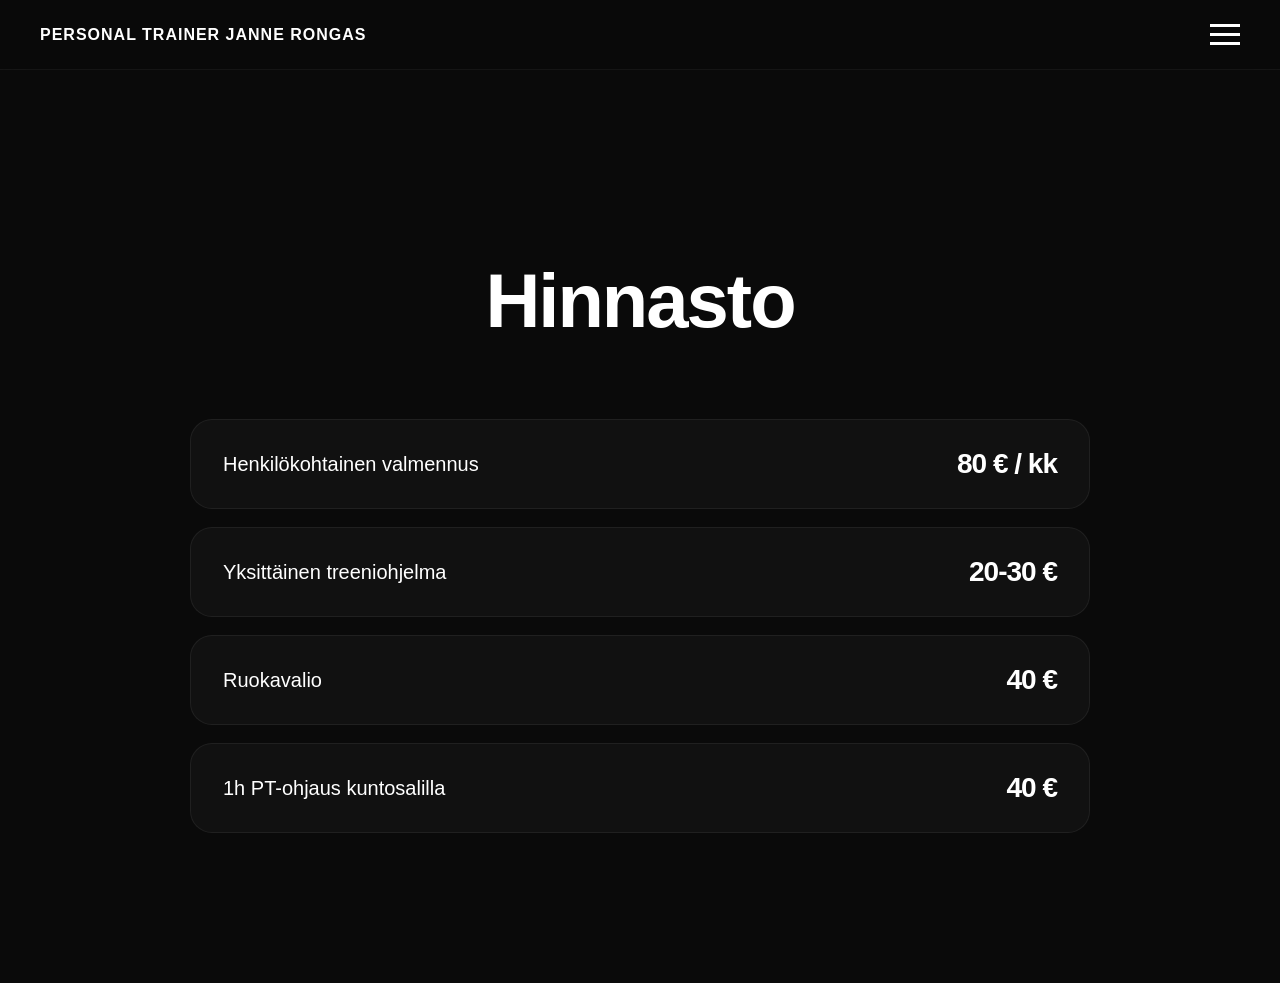
<file: hinnasto.html>
<!DOCTYPE html>
<html lang="fi">
<head>
    <meta charset="UTF-8">
    <meta name="viewport" content="width=device-width, initial-scale=1.0">
    <title>Hinnasto | Janne Rongas</title>

    <link href="https://fonts.googleapis.com/css2?family=Poppins:wght@300;400;500;600;700&display=swap" rel="stylesheet">
    <link rel="stylesheet" href="style.css">
</head>

<body>

<header class="navbar">
    <div class="logo">PERSONAL TRAINER JANNE RONGAS</div>

    <div class="menu-btn" onclick="toggleMenu()">
        <span></span>
        <span></span>
        <span></span>
    </div>

    <nav class="overlay-menu">
        <a href="index.html">Etusivu</a>
        <a href="hinnasto.html">Hinnasto</a>
        <a href="treeniohjelmat.html">Treeniohjelmat</a>
        <a href="ruokavaliot.html">Ruokavaliot</a>
        <a href="yhteystiedot.html">Yhteystiedot</a>
    </nav>
</header>

<main class="subpage">

<section class="pricing-page">

    <div class="page-header fade-up">
        <p class="section-tag"></p>
        <h1>Hinnasto</h1>
        <p></p>
    </div>

    <div class="price-list fade-up">

        <div class="price-row">
            <span>Henkilökohtainen valmennus</span>
            <span>80 € / kk</span>
        </div>

        <div class="price-row">
            <span>Yksittäinen treeniohjelma</span>
            <span>20-30 €</span>
        </div>

        <div class="price-row">
            <span>Ruokavalio</span>
            <span>40 €</span>
        </div>


        <div class="price-row">
            <span>1h PT-ohjaus kuntosalilla</span>
            <span>40 €</span>
        </div>

    </div>

</section>

</main>

<script src="script.js"></script>
</body>
</html>
</file>
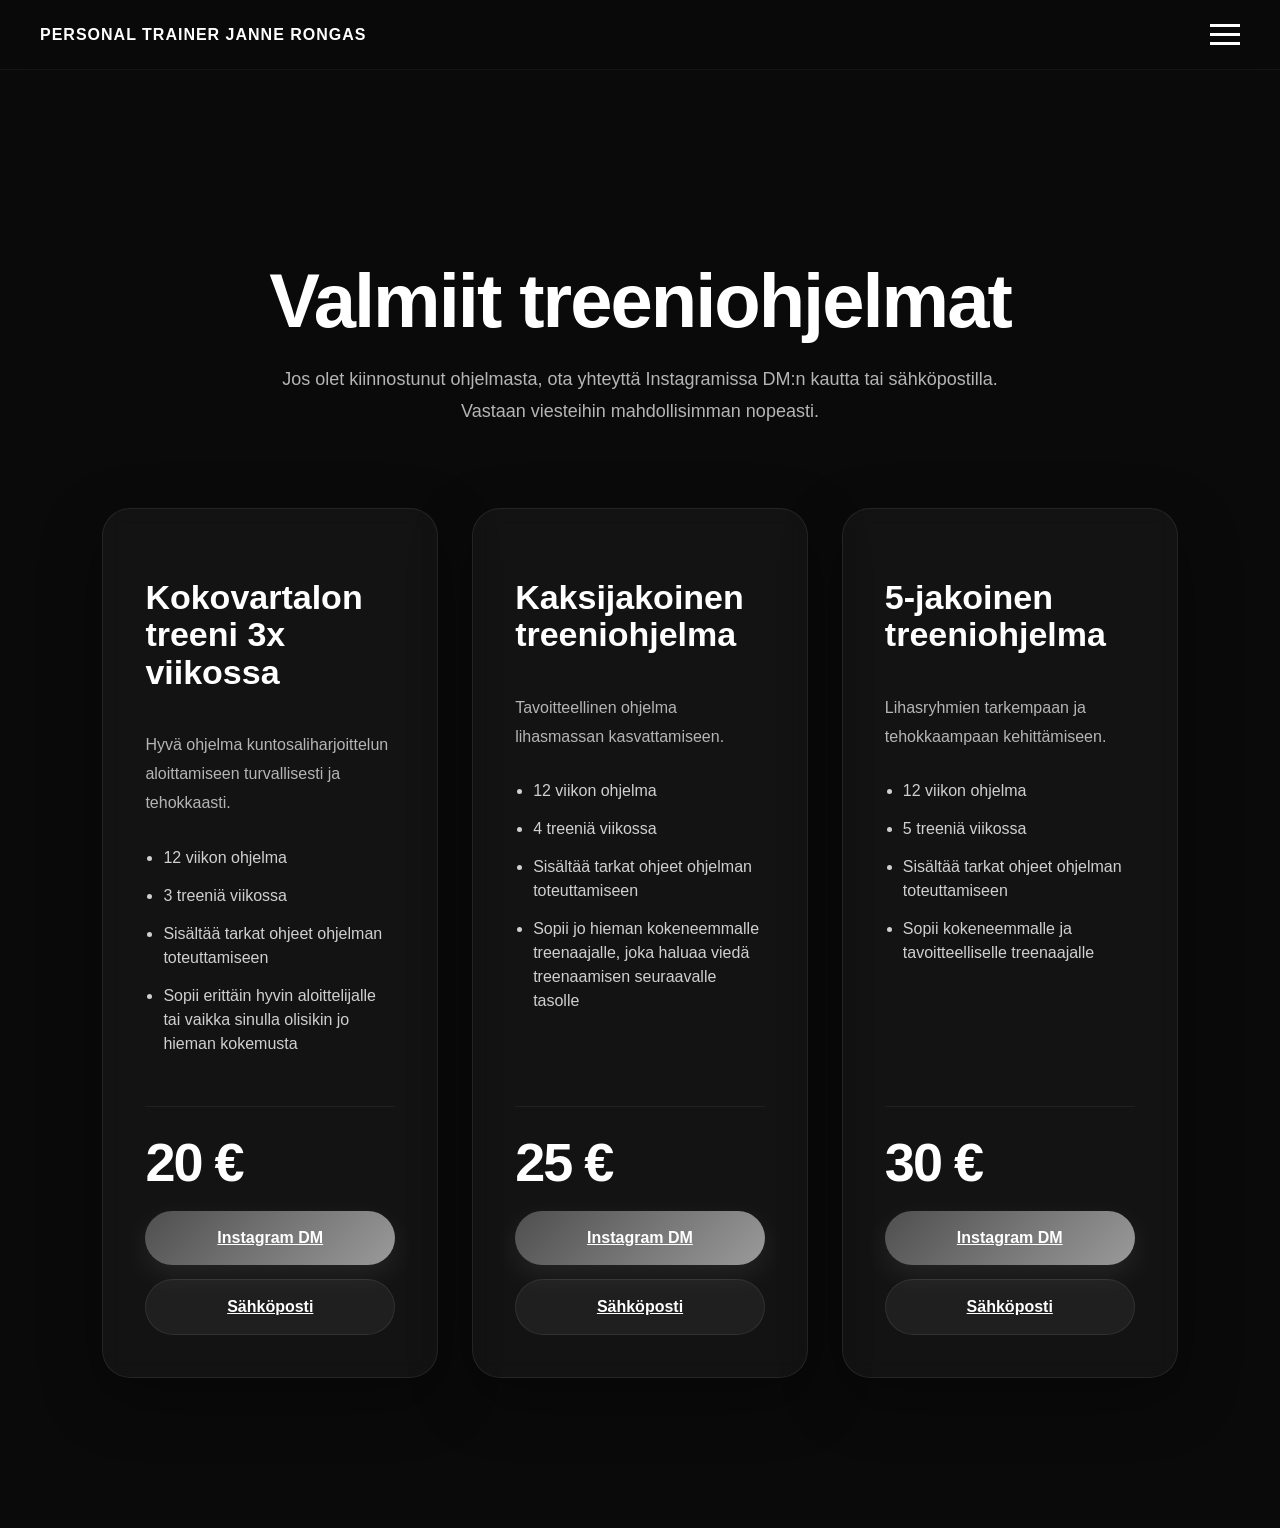
<file: treeniohjelmat.html>
<!DOCTYPE html>
<html lang="fi">
<head>
    <meta charset="UTF-8">
    <meta name="viewport" content="width=device-width, initial-scale=1.0">
    <title>Treeniohjelmat | Janne Rongas</title>

    <link href="https://fonts.googleapis.com/css2?family=Poppins:wght@300;400;500;600;700&display=swap" rel="stylesheet">
    <link rel="stylesheet" href="style.css">
</head>

<body>

<header class="navbar">
    <div class="logo">PERSONAL TRAINER JANNE RONGAS</div>

    <div class="menu-btn" onclick="toggleMenu()">
        <span></span>
        <span></span>
        <span></span>
    </div>

    <nav class="overlay-menu">
        <a href="index.html">Etusivu</a>
        <a href="hinnasto.html">Hinnasto</a>
        <a href="treeniohjelmat.html">Treeniohjelmat</a>
        <a href="ruokavaliot.html">Ruokavaliot</a>
        <a href="yhteystiedot.html">Yhteystiedot</a>
    </nav>
</header>

<main class="subpage">
<section class="programs-page">

    <div class="page-header fade-up">
        <h1>Valmiit treeniohjelmat</h1>
            <p class="page-intro">
        Jos olet kiinnostunut ohjelmasta, ota yhteyttä Instagramissa DM:n kautta
        tai sähköpostilla. Vastaan viesteihin mahdollisimman nopeasti.
    </p>

    </div>

    <div class="programs-grid">

        <div class="program-card fade-up">
            <h2>Kokovartalon treeni 3x viikossa</h2>
            <p>Hyvä ohjelma kuntosaliharjoittelun aloittamiseen turvallisesti ja tehokkaasti.</p>

            <ul>
                <li>12 viikon ohjelma</li>
                <li>3 treeniä viikossa</li>
                <li>Sisältää tarkat ohjeet ohjelman toteuttamiseen</li>
                <li>Sopii erittäin hyvin aloittelijalle tai vaikka sinulla olisikin jo hieman kokemusta</li>
            </ul>

            <div class="program-footer">
                <span class="price">20 €</span>

                <div class="contact-actions">
                    <a href="https://ig.me/m/jjanneron" target="_blank" class="btn">
                        Instagram DM
                    </a>

                    <a href="mailto:pt.jannerongas@gmail.com?subject=Treeniohjelma" class="btn secondary-btn">
                        Sähköposti
                    </a>
                </div>
            </div>
        </div>

        <div class="program-card featured fade-up">
            <h2>Kaksijakoinen treeniohjelma</h2>
            <p>Tavoitteellinen ohjelma lihasmassan kasvattamiseen.</p>

            <ul>
                <li>12 viikon ohjelma</li>
                <li>4 treeniä viikossa</li>
                <li>Sisältää tarkat ohjeet ohjelman toteuttamiseen</li>
                <li>Sopii jo hieman kokeneemmalle treenaajalle, joka haluaa viedä treenaamisen seuraavalle tasolle</li>
            </ul>

            <div class="program-footer">
                <span class="price">25 €</span>

                <div class="contact-actions">
                    <a href="https://ig.me/m/jjanneron" target="_blank" class="btn">
                        Instagram DM
                    </a>

                    <a href="mailto:pt.jannerongas@gmail.com?subject=Treeniohjelma" class="btn secondary-btn">
                        Sähköposti
                    </a>
                </div>
            </div>
        </div>

        <div class="program-card fade-up">
            <h2>5-jakoinen treeniohjelma</h2>
            <p>Lihasryhmien tarkempaan ja tehokkaampaan kehittämiseen.</p>

            <ul>
                <li>12 viikon ohjelma</li>
                <li>5 treeniä viikossa</li>
                <li>Sisältää tarkat ohjeet ohjelman toteuttamiseen</li>
                <li>Sopii kokeneemmalle ja tavoitteelliselle treenaajalle</li>
            </ul>

            <div class="program-footer">
                <span class="price">30 €</span>

                <div class="contact-actions">
                    <a href="https://ig.me/m/jjanneron" target="_blank" class="btn">
                        Instagram DM
                    </a>

                    <a href="mailto:pt.jannerongas@gmail.com?subject=Treeniohjelma" class="btn secondary-btn">
                        Sähköposti
                    </a>
                </div>
            </div>
        </div>

    </div>

</section>
</main>

<script src="script.js"></script>
</body>
</html>
</file>
<file: style.css>
body {
    margin: 0;
    font-family: 'Trebuchet MS', sans-serif;
    background: #0a0a0a;
    color: white;
    overflow-x: hidden;
    overflow-y: auto;
    width: 100%;
    padding: 0;
}

/* HEADER */
header {
    position: fixed;
    top: 0;
    left: 0;
    width: 100%;
    padding: 20px 8%;
    background: rgba(10,10,10,0.8);
    backdrop-filter: blur(10px);
    z-index: 1000;
}

/* NAVBAR */
.navbar {
    position: fixed;
    top: 0;
    left: 0;
    right: 0;
    width: 100%;
    display: flex;
    justify-content: space-between; /* Logo vasemmalle, hamburger oikealle */
    align-items: center;            /* Keskittää logon ja hamburgerin täydellisesti linjaan */
    padding: 24px 40px; 
    box-sizing: border-box;
    z-index: 9999;                  /* Palkki pysyy aina kaiken muun päällä */
    background: rgba(10, 10, 10, 0.55);
    backdrop-filter: blur(14px);
    border-bottom: 1px solid rgba(255, 255, 255, 0.05);
}

/* MENU BUTTON */
.menu-btn {
    display: flex;
    flex-direction: column;
    justify-content: space-between;
    width: 30px;
    height: 21px;
    cursor: pointer;
    z-index: 10002; /* Hamburger on aina päällimmäisenä, jotta sitä voi klikata */
    margin: 0;      /* Poistaa linjausta sotkevat marginaalit */
}

.menu-btn span {
    display: block;
    height: 3px;
    width: 100%;
    background-color: white;
    transition: 0.3s ease;
}

/* MENU ACTIVE ANIMATION */
.menu-btn.active span:nth-child(1) {
    transform:
        rotate(45deg)
        translateY(10px);
}

.menu-btn.active span:nth-child(2) {
    opacity: 0;
}

.menu-btn.active span:nth-child(3) {
    transform:
        rotate(-45deg)
        translateY(-10px);
}

/* OVERLAY MENU */
/* TÄMÄ ON VALIKKO SULJETTUNA: Pakotetaan täysin piiloon.
   Nyt se ei voi peittää etusivua tai estää klikkauksia! */
.overlay-menu {
    display: none; /* Kokonaan piilossa oletuksena */
}

/* Kun valikko avataan */
.overlay-menu.open {
    display: flex !important;
    position: fixed;
    top: 0;
    left: 0;
    width: 100%;
    height: 100vh;
    background: rgba(10, 10, 10, 0.98);
    z-index: 9999;
    flex-direction: column;
    justify-content: center;
    align-items: center;
    gap: 24px;
}

/* OPEN */
.overlay-menu.active {
    right: 0;
}

/* LINKS */
.overlay-menu a {
    color: white;
    text-decoration: none;

    position: relative;

    font-size: 42px;
    font-weight: 600;
    letter-spacing: -1px;
    
    opacity: 1;

    transform: translateY(30px);

    transition:
        opacity 0.25s ease,
        transform 0.25s ease;
}

/* ACTIVE */
.overlay-menu.open a {
    opacity: 1;
    transform: translateY(0);
}

/* STAGGER */
.overlay-menu.open a:nth-child(1) {
    transition-delay: 0.1s;
}

.overlay-menu.open a:nth-child(2) {
    transition-delay: 0.2s;
}

.overlay-menu.open a:nth-child(3) {
    transition-delay: 0.3s;
}

.overlay-menu.open a:nth-child(4) {
    transition-delay: 0.4s;
}

.overlay-menu.open a:nth-child(5) {
    transition-delay: 0.5s;
}

/* LOGO */
.logo {
    font-weight: 700;
    letter-spacing: 1px;
    color: white;
    z-index: 10001; /* Logo pysyy klikattavana myös valikon ollessa auki */
}

/* NAV LINKS */
.nav-links {
    display: flex;
    gap: 50px;
}

/* LINKS */
.nav-links a {
    color: #cfcfcf;

    text-decoration: none;

    font-size: 15px;
    font-weight: 500;

    position: relative;

    transition: 0.3s ease;
}

/* HOVER */
.overlay-menu a:hover {
    transform: translateX(10px);
    color: #cfcfcf;
}
.nav-links a:hover {
    color: white;
}

/* UNDERLINE EFFECT */
.nav-links a::after {
    content: "";

    position: absolute;

    left: 0;
    bottom: -8px;

    width: 0%;
    height: 2px;

    background: white;

    transition: 0.3s ease;
}

.nav-links a:hover::after {
    width: 100%;
}

/* HERO */
.hero {
    position: relative;
    min-height: 100vh;
    display: flex !important; /* MUUTETTU: Flexbox takaisin, jotta align-items ja justify-content toimivat */
    align-items: center;
    justify-content: center;
    padding: 120px 40px;
    overflow: hidden;
    
    /* VALAISTU TAUSTA: Kevennetään mustaa reilusti (vain 20%-40%), jotta sisältö ja puuttuva kuva erottuvat */
    background: linear-gradient(rgba(0, 0, 0, 0.2), rgba(0, 0, 0, 0.4)), url('hero.jpg');
    background-size: cover;
    background-position: center;
}

/* ABOUT */
.about-section {

    padding:
        140px 8%;

    position: relative;
}

/* CONTAINER */
.about-container {

    display: grid;

    grid-template-columns:
        1fr 1fr;

    gap: 90px;

    align-items: center;

    max-width: 1400px;

    margin: auto;
}

/* IMAGE */
.about-image {

    position: relative;
}

.about-image::before {

    content: "";

    position: absolute;

    inset: -12px;

    border-radius: 36px;

    border:
        1px solid rgba(255,255,255,0.05);

    pointer-events: none;
}


.about-image img {

    width: 100%;
    height: auto;
    max-height: 620px;
    border-radius: 28px;

    object-fit: contain;

    display: block;

    border:
        1px solid rgba(255,255,255,0.08);

    box-shadow:
        0 30px 80px rgba(0,0,0,0.45);

    transition:
        transform 0.6s ease,
        box-shadow 0.6s ease;
}

.image-caption {

    margin-top: 18px;

    text-align: center;

    font-size: 14px;

    letter-spacing: 1px;

    color: #8f8f8f;

    line-height: 1.6;
}

/* HOVER */
.about-image img:hover {

    transform: scale(1.02);

    box-shadow:
        0 40px 100px rgba(0,0,0,0.65);
}

/* TEXT */
.about-text {

    flex: 1;

    max-width: 650px;

    background:
        rgba(255,255,255,0.04);

    border:
        1px solid rgba(255,255,255,0.06);

    backdrop-filter: blur(12px);

    padding: 50px;

    border-radius: 28px;

    box-shadow:
        0 20px 60px rgba(0,0,0,0.35);
}

/* TAG */
.section-tag {

    font-size: 13px;

    letter-spacing: 4px;

    color: #8d8d8d;

    margin-bottom: 22px;
}

/* TITLE */
.about-text h2 {

    font-size: clamp(34px, 4vw, 48px);

    line-height: 1.1;

    letter-spacing: -1px;

    margin-bottom: 30px;
}

.about-subtitle {

    font-size: 22px;

    font-weight: 600;

    margin-top: 20px;

    margin-bottom: 12px;

    color: white;
}

/* PARAGRAPHS */
.about-text p {

    font-size: 17px;

    line-height: 1.9;

    color: #b5b5b5;

    margin-bottom: 24px;
}

/* GLASS PANEL */
.glass {
    background: rgba(255,255,255,0.04);
    border: 1px solid rgba(255,255,255,0.08);


    backdrop-filter: blur(12px);

    padding: 60px;
    border-radius: 28px;

    max-width: 850px;

    box-shadow:
        0 10px 40px rgba(0,0,0,0.4),
        inset 0 1px 0 rgba(255,255,255,0.04);
}

/* HERO TEXT */
.hero h1 {
    font-size: clamp(36px, 8vw, 54px);
    line-height: 1.1;
    letter-spacing: -1px;
    font-weight: 700;
    width: 100%;
    max-width: 700px;
    margin-bottom: 24px;
}

.hero-text {
    font-size: clamp(16px, 4vw, 20px);
    line-height: 1.5;
    color: #b5b5b5;
    max-width: 700px;
    width: 100%;
}

.hero-subtitle {

    font-size: 13px;

    letter-spacing: 4px;

    text-transform: uppercase;

    color: #8d8d8d;

    margin-bottom: 22px;
}

.hero-inner {
    width: 100%;
    max-width: 1400px;
    margin: 0 auto;

}

.hero-content {

    width: 100%;
    max-width: 760px;
}

.hero-title {

    font-size: clamp(58px, 7vw, 84px);

    line-height: 0.95;

    letter-spacing: -3px;

    font-weight: 700;

    margin-bottom: 28px;

    color: white;
}



h1 {
    font-size: 40px;
}

p {
    color: #aaa;
    line-height: 1.6;
    font-size: 16px;
}

/* BUTTON */
.btn {
    margin-top: 40px;

    padding: 18px 36px;

    background: linear-gradient(135deg, #4f4f4f, #9a9a9a);

    border: none;
    border-radius: 100px;

    color: white;

    font-size: 16px;
    font-weight: 600;

    cursor: pointer;

    transition: 0.3s ease;

    box-shadow:
        0 10px 30px rgba(255,255,255,0.08);
}

.btn:hover {
    transform: translateY(-4px) scale(1.02);

    box-shadow:
        0 20px 40px rgba(255,255,255,0.12);
}

/* GRID */
.grid {
    display: grid;
    grid-template-columns: repeat(auto-fit, minmax(260px, 1fr));
    gap: 30px;

    margin-top: 50px;
}

.card {
    text-decoration: none;

    color: white;

    background: linear-gradient(
        180deg,
        rgba(255,255,255,0.05),
        rgba(255,255,255,0.02)
    );
    border: 1px solid rgba(255,255,255,0.06);
    padding: 40px;
    border-radius: 24px;

    opacity: 0;
    transform: translateY(40px);

    transition:
        opacity 0.8s ease,
        transform 0.8s ease;

    backdrop-filter: blur(10px);
}

.card.show {
    opacity: 1;
    transform: translateY(0);
}

.card:nth-child(2) {
    transition-delay: 0.15s;
}

.card:nth-child(3) {
    transition-delay: 0.3s;
}

.card:hover {
    transform: translateY(-10px);

    border-color: rgba(255,255,255,0.18);

    box-shadow:
        0 20px 50px rgba(0,0,0,0.35);
}

/* QUIZ */
.quiz-container {
    max-width: 500px;
    margin: auto;
    text-align: center;
}
.quiz-section {
    position: fixed;
    top: 0;
    left: 0;
    width: 100%;
    height: 100vh;

    display: none;
    
    align-items: center;
    justify-content: center;

    background: #0a0a0a;
    z-index: 9999;
}
.thank-you {
    display: none;
    text-align: center;
}

.thank-you.show {
    display: block;
}

/* =========================
   QUIZ STEPS
========================= */

.step {
    position: absolute;
    width: 100%;
    opacity: 0;
    visibility: hidden;
    pointer-events: none;
    transform: translateX(30px);
    transition:
        opacity 0.35s ease,
        transform 0.35s ease;
}

.step.active {
    position: relative;
    opacity: 1;
    visibility: visible;
    pointer-events: auto;
    transform: translateX(0);
    z-index: 2;
}

/* QUIZ QUESTION */

.quiz-container .step h2 {
    display: block;
    position: relative;
    z-index: 10;

    margin: 0 0 28px;
    padding: 0;

    color: #ffffff !important;
    font-size: 32px;
    font-weight: 600;
    line-height: 1.2;

    opacity: 1 !important;
    visibility: visible !important;
}

button {
    width: 100%;
    padding: 15px;
    margin: 10px 0;
    background: #1a1a1a;
    color: white;
    border: none;
}

input {
    width: 100%;
    padding: 15px;
    margin: 10px 0;
    background: #111;
    border: 1px solid #333;
    color: white;
}

/* PROGRESS */
.progress-bar {
    height: 6px;
    background: #222;
    margin-bottom: 20px;
}

.progress {
    height: 100%;
    width: 0%;
    background: #aaa;
}

/* SCROLL ANIMATION */
.fade-up {

    opacity: 0;

    transform:
        translateY(70px)
        scale(0.98);

    transition:
        opacity 1s cubic-bezier(0.16, 1, 0.3, 1),
        transform 1s cubic-bezier(0.16, 1, 0.3, 1);
}

/* ACTIVE */
.fade-up.show {

    opacity: 1;

    transform:
        translateY(0)
        scale(1);
}

.hero::before {
    content: "";

    position: absolute;

    inset: 0;

    background:
        radial-gradient(
            circle at top right,
            rgba(255,255,255,0.08),
            transparent 30%
        );

    pointer-events: none;
}

.section-header {
    text-align: center;
    margin-bottom: 70px;
}

.section-tag {
    font-size: 30px;
    font-weight: 600;
    color: #888;
    letter-spacing: 3px;
    text-transform: uppercase;
    margin-bottom: 10px;
}

.section-header h2 {
    font-size: 50px;
    line-height: 1.1;

    display: inline-block;

    position: relative;
}

.section-header h2::after {
    content: "";

    position: absolute;

    left: 50%;
    transform: translateX(-50%);

    bottom: -14px;

    width: 60%;
    height: 4px;

    border-radius: 20px;

    background: linear-gradient(
        90deg,
        rgba(255,255,255,0),
        rgba(255,255,255,0.7),
        rgba(255,255,255,0)
    );
}

.page-hero {
    min-height: 100vh;

    display: flex;
    justify-content: center;
    align-items: center;

    padding: 120px 8%;
}

/* FOOTER */
.footer {
    width: 100%;
    max-width: 100%;
    box-sizing: border-box;
    margin-left: auto;
    margin-right: auto;
    text-align: center;
    display: flex;
    flex-direction: column;
    align-items: center;
    padding: 140px 24px 80px;
    border-top:
        1px solid rgba(255,255,255,0.06);
    background:
        linear-gradient(
            180deg,
            rgba(255,255,255,0.02),
            rgba(255,255,255,0.01)
        );
}

/* CONTENT */
.footer-content {
    width: 100%;
    max-width: 900px;
    margin: auto;
    text-align: center;
    box-sizing: border-box;
}

/* TITLE */
.footer h2 {
    font-size: clamp(32px, 6vw, 48px);
    margin-bottom: 20px;
    width: 100%;
    overflow-wrap: break-word;
}

/* TEXT */
.footer-text {
    color: #9f9f9f;

    line-height: 1.8;

    max-width: 700px;

    margin:
        0 auto
        50px;
}

/* LINKS */
.footer-links {
    display: flex;
    justify-content: center;
    gap: 16px;
    flex-wrap: wrap;
    width: 100%;
}

/* LINK STYLE */
.footer-links a {
    color: white;

    text-decoration: none;

    padding: 16px 24px;

    border-radius: 18px;

    background:
        rgba(255,255,255,0.04);

    border:
        1px solid rgba(255,255,255,0.06);

    backdrop-filter: blur(10px);

    transition: 0.3s ease;
}

/* HOVER */
.footer-links a:hover {
    transform: translateY(-6px);

    background:
        rgba(255,255,255,0.08);

    border-color:
        rgba(255,255,255,0.16);
}

/* =========================
   MOBILE OPTIMIZATION
========================= */

@media (max-width: 768px) {

    /* HEADER / NAVBAR */
    .navbar {
        padding: 20px 20px;
    }

    /* LOGO */
    .logo {
        font-size: clamp(14px, 4.5vw, 18px); /* Kutistaa tekstiä puhelimen koon mukaan */
        max-width: 75%;
        overflow-wrap: break-word;
    }

    /* MENU BUTTON */
    .menu-btn {
        margin-left: auto;
    }

    .menu-btn span {
        display: block;
        height: 3px;
        width: 100%;
        background-color: white;        /* Muuta väriä jos taustasi on vaalea */
        transition: 0.3s ease;
        position: relative !important; /* Varmistaa, että siirto toimii */
    }

    .overlay-menu {
        z-index: 1000;          /* Valikko on painikkeen (1005) alapuolella */
        /* Pidä muut oman valikkosi tyylit (kuten position: fixed tai width: 100%) ennallaan */
    }

    /* HERO */
    .hero {
        padding: 100px 16px 60px;
        min-height: auto;
        display: flex;
        flex-direction: column;
        align-items: center;
        width: 100%;
        box-sizing: border-box;
    }

    .hero-content {
        width: 100%;
        max-width: 100%;
        padding: 24px 16px;
        margin: 0 auto;
        box-sizing: border-box;
    }

    .hero-title {

        font-size: 48px;

        line-height: 1;

        letter-spacing: -2px;

        margin-bottom: 24px;
    }

    


    .glass {
        padding: 35px 24px;
        border-radius: 22px;
    }

    .hero h1 {
        font-size: clamp(30px, 8vw, 42px);
        line-height: 1.1;
        letter-spacing: -1px;
        max-width: 100%;
        margin-bottom: 20px;
        overflow-wrap: break-word;
        word-break: normal;
    }

    .hero-text {
        font-size: 16px;
        line-height: 1.6;
        max-width: 100%;
    }

    .hero-subtitle {
        font-size: 12px;
        letter-spacing: 3px;
    }

    .about-container {
        display: grid;
        grid-template-columns: 1fr;
        gap: 40px;
    }

    .about-image img {
        width: 100%;
        height: auto;
        max-height: none;
    }

    .about-text {

    flex: 1;

    max-width: 650px;

    background:
        rgba(255,255,255,0.04);

    border:
        1px solid rgba(255,255,255,0.06);

    backdrop-filter: blur(12px);

    padding: 54px;

    border-radius: 30px;

    box-shadow:
        0 20px 60px rgba(0,0,0,0.35);
}

/* TITLE */
.about-text h2 {

    font-size: clamp(42px, 5vw, 60px);

    line-height: 1.02;

    letter-spacing: -2px;

    margin-bottom: 34px;

    max-width: 10ch;
}

/* PARAGRAPH WRAPPER */
.about-paragraphs {

    display: flex;

    flex-direction: column;

    gap: 26px;
}

/* PARAGRAPHS */
.about-paragraphs p {

    font-size: 17px;

    line-height: 1.95;

    color: #b8b8b8;

    margin: 0;

    max-width: 52ch;
}

}

    /* BUTTON */
    .btn {
        width: 100%;
        text-align: center;
    }

    /* SECTIONS */
    section {
        padding: 100px 24px;
    }

    /* TITLES */
    .section-header h2 {
        font-size: 38px;
    }

    /* GRID */
    .grid {
        grid-template-columns: 1fr;
    }

    /* CARD */
    .card {
        padding: 30px;
    }

    /* MENU */
    .overlay-menu a {
        font-size: 32px;
    }

    /* QUIZ */
    .quiz-wrapper {
        width: 100%;
        padding: 20px;
    }

    .quiz-container {
        width: 100%;
    }

    .quiz-container h2 {
        font-size: 28px;
    }

    .quiz-container button {
        padding: 18px;
    }

    input {
        font-size: 16px;
    }

    .footer {
        padding: 80px 16px 40px;
        text-align: center;
        width: 100%;
        box-sizing: border-box;
    }

    .footer-content {
        width: 100%;
        max-width: 100%;
        display: flex;
        flex-direction: column;
        align-items: center;
        justify-content: center;
        text-align: center;
        box-sizing: border-box;
    }

     .footer h2 {
        font-size: clamp(28px, 6vw, 36px);
        width: 100%;
        overflow-wrap: break-word;
    }

    .footer-links {
        width: 100%;
        display: flex;
        flex-direction: column;
        align-items: center;
        justify-content: center;
        gap: 14px;
    }

    .footer-links a {
        width: 100%;
        max-width: 280px;
        text-align: center;
        box-sizing: border-box;
    }

    /* ABOUT DESKTOP FIX */

@media (min-width: 769px) {
    .about-container {

        display: flex;

        align-items: center;

        justify-content: center;

        gap: 80px;

        max-width: 1250px;

        margin: 0 auto;
    }

    /* IMAGE SIDE */
    .about-image {

        flex: 0 0 420px;
    }

    .about-image img {

        width: 420px;
        height: auto;
        max-height: none;
        object-fit: contain;
    }

    /* TEXT SIDE */
    .about-text {

        flex: 1;

        max-width: 620px;
    }

    .about-text h2 {

        font-size: 52px;

        line-height: 1.05;

        margin-bottom: 28px;
    }

    .about-text p {

        font-size: 17px;

        line-height: 1.9;

        margin-bottom: 22px;
    }
}

/* QUIZ MOBILE FIX */
.quiz-section {
    display: none;
    position: fixed;
    inset: 0;
    width: 100%;
    height: 100dvh;
    z-index: 20000;
    align-items: center;
    justify-content: center;
}

.quiz-wrapper {
    position: relative;
    z-index: 20001;
}

.quiz-container {
    position: relative;
    z-index: 20002;
}

.quiz-container button,
.quiz-container input {
    position: relative;
    z-index: 20003;
    pointer-events: auto;
}

.close-btn {
    position: absolute;
    top: 24px;
    right: 24px;
    z-index: 20004;
}

/* =========================
   MOBILE TEXT POLISH
========================= */

@media (max-width: 768px) {

    body {
        font-size: 16px;
    }

    .hero h1 {
        font-size: clamp(32px, 9vw, 44px);
        line-height: 1.08;
        letter-spacing: -1px;
        margin-bottom: 22px;
    }

    .hero-text {
        font-size: 16px;
        line-height: 1.75;
        margin-bottom: 18px;
    }

    .glass {
        padding: 32px 22px;
    }

    .section-header h2 {
        font-size: clamp(30px, 8vw, 40px);
        line-height: 1.15;
        letter-spacing: -0.5px;
    }

    .section-tag {
        font-size: 13px;
        letter-spacing: 2.5px;
    }

    .card h3,
    .about-subtitle {
        font-size: 22px;
        line-height: 1.25;
    }

    .card p,
    .about-paragraphs p,
    .footer-text {
        font-size: 16px;
        line-height: 1.8;
    }

    .about-text {
        padding: 34px 24px;
    }

    .about-paragraphs {
        gap: 24px;
    }

    .footer h2 {
        font-size: clamp(30px, 8vw, 38px);
        line-height: 1.15;
    }
}

/* PROGRAMS PAGE */
.programs-page {

    padding: 160px 8%;
}

.programs-grid {

    display: grid;

    grid-template-columns:
        repeat(auto-fit, minmax(320px, 1fr));

    gap: 30px;

    max-width: 1300px;

    margin: 80px auto 0;
}

.program-card {
    display: flex;

    flex-direction: column;

    justify-content: space-between;

    background:
        rgba(255,255,255,0.04);

    border:
        1px solid rgba(255,255,255,0.08);

    border-radius: 28px;

    padding: 40px;

    backdrop-filter: blur(10px);

    transition: 0.35s ease;

    opacity: 0;

    transform: translateY(40px);

    min-height: 620px;
}

.program-card.show {

    opacity: 1;

    transform: translateY(0);
}

.program-card:hover {

    transform:
        translateY(-10px);

    border-color:
        rgba(255,255,255,0.16);
}

.program-label {

    font-size: 12px;

    letter-spacing: 3px;

    color: #8f8f8f;

    margin-bottom: 16px;
}

.program-card h2 {

    font-size: 32px;

    line-height: 1.1;

    margin-bottom: 20px;
}

.program-card p {

    color: #b8b8b8;

    line-height: 1.8;
}

.program-card ul {

    padding-left: 18px;

    margin:
        28px 0;
    
    flex-grow: 1;

}

.program-card li {

    margin-bottom: 12px;

    color: #d0d0d0;
}

.program-footer {
    margin-top: auto;
    padding-top: 28px;
    border-top: 1px solid rgba(255,255,255,0.06);

    display: flex;
    flex-direction: column;
    align-items: flex-start;
    gap: 22px;

    width: 100%;
    box-sizing: border-box;
}

.program-footer .btn {
    width: auto;
    min-width: 220px;
    max-width: 100%;
    align-self: center;
    text-align: center;
    margin-top: 0;
    box-sizing: border-box;
}

.price {

    display: flex;

    align-items: flex-start;

    gap: 6px;

    font-size: 54px;

    font-weight: 700;

    line-height: 1;

    letter-spacing: -2px;

    color: white;
}

.price span {

    font-size: 28px;

    opacity: 0.7;

    margin-top: 6px;
}

/* PRICING PAGE */
.pricing-page {

    padding: 160px 8%;
}

/* PRICE LIST */
.price-list {

    max-width: 900px;

    margin: 80px auto 0;

    display: flex;

    flex-direction: column;

    gap: 18px;
}

/* ROW */
.price-row {

    display: flex;

    justify-content: space-between;

    align-items: center;

    gap: 20px;

    padding: 28px 32px;

    border-radius: 22px;

    background:
        rgba(255,255,255,0.03);

    border:
        1px solid rgba(255,255,255,0.06);

    transition: 0.3s ease;
}

/* HOVER */
.price-row:hover {

    transform: translateY(-4px);

    background:
        rgba(255,255,255,0.05);

    border-color:
        rgba(255,255,255,0.12);
}

/* TEXT */
.price-row span:first-child {

    font-size: 20px;

    font-weight: 500;
}

/* PRICE */
.price-row span:last-child {

    font-size: 28px;

    font-weight: 700;

    letter-spacing: -1px;
}

@media (max-width: 768px) {

    .price-row {

        padding: 24px 22px;

        flex-direction: column;

        align-items: flex-start;

        gap: 10px;
    }

    .price-row span:first-child {

        font-size: 18px;
    }

    .price-row span:last-child {

        font-size: 24px;
    }

}

/* SUBPAGES */
.subpage {
    padding-top: 120px;
}

/* PAGE HEADER */
.subpage .page-header {
    text-align: center;
    max-width: 900px;
    margin: 0 auto 80px;
}

.subpage .page-header h1 {
    font-size: clamp(42px, 7vw, 76px);
    line-height: 1;
    letter-spacing: -2px;
    margin-bottom: 24px;
}

.subpage .page-header p {
    color: #b5b5b5;
    line-height: 1.8;
}

/* PRICING PAGE */
.pricing-page {
    padding: 80px 8% 150px;
}

.price-list {
    max-width: 900px;
    margin: 80px auto 0;
    display: flex;
    flex-direction: column;
    gap: 18px;
}

.price-row {
    display: flex;
    justify-content: space-between;
    align-items: center;
    gap: 24px;
    padding: 28px 32px;
    border-radius: 22px;
    background: rgba(255,255,255,0.03);
    border: 1px solid rgba(255,255,255,0.06);
    transition: 0.3s ease;
}

.price-row:hover {
    transform: translateY(-4px);
    background: rgba(255,255,255,0.05);
    border-color: rgba(255,255,255,0.12);
}

.price-row span:first-child {
    font-size: 20px;
    font-weight: 500;
}

.price-row span:last-child {
    font-size: 28px;
    font-weight: 700;
}

/* PROGRAMS PAGE */
.programs-page {
    padding: 80px 8% 150px;
}

.programs-grid {
    display: grid;
    grid-template-columns: repeat(3, 1fr);
    gap: 34px;
    max-width: 1400px;
    margin: 80px auto 0;
}

.program-card {
    display: flex;
    flex-direction: column;
    min-height: 620px;
    background: rgba(255,255,255,0.04);
    border: 1px solid rgba(255,255,255,0.08);
    border-radius: 28px;
    padding: 42px;
    box-shadow: 0 20px 60px rgba(0,0,0,0.35);
    transition: 0.35s ease;
}

.program-card:hover {
    transform: translateY(-10px);
    border-color: rgba(255,255,255,0.18);
}

.program-card h2 {
    font-size: 34px;
    line-height: 1.1;
    margin-bottom: 24px;
}

.program-card p {
    color: #b5b5b5;
    line-height: 1.8;
    margin-bottom: 28px;
}

.program-card ul {
    padding-left: 18px;
    margin: 0 0 36px;
}

.program-card li {
    color: #d0d0d0;
    margin-bottom: 14px;
    line-height: 1.5;
}

.program-footer {
    margin-top: auto;
    padding-top: 28px;
    border-top: 1px solid rgba(255,255,255,0.06);
    display: flex;
    flex-direction: column;
    align-items: flex-start;
    gap: 22px;
    width: 100%;
    box-sizing: border-box;
}

.price {
    display: block;
    font-size: 54px;
    font-weight: 700;
    line-height: 1;
    letter-spacing: -2px;
}

.program-footer .btn {
    width: auto;
    min-width: 220px;
    max-width: 100%;
    align-self: flex-start;
    text-align: center;
    margin-top: 0;
    box-sizing: border-box;
}

/* MOBILE SUBPAGES */
@media (max-width: 900px) {
    .programs-grid {
        grid-template-columns: 1fr;
    }

    .program-card {
        min-height: auto;
        padding: 34px 26px;
    }

    .price-row {
        flex-direction: column;
        align-items: flex-start;
        padding: 24px 22px;
    }

    .price-row span:first-child {
        font-size: 18px;
    }

    .price-row span:last-child {
        font-size: 24px;
    }
}

.service-card {
    text-decoration: none;
    color: white;
}

.service-card h3,
.service-card p {
    color: inherit;
    text-decoration: none;
}

.service-card:visited,
.service-card:active,
.service-card:hover {
    color: white;
    text-decoration: none;
}

.card *,
.service-card *,
.service-card h3,
.service-card p {
    color: white !important;
    text-decoration: none !important;
}

.contact-actions {

    display: flex;

    flex-direction: column;

    gap: 14px;

    width: 100%;
}

.contact-actions .btn {

    width: 100%;

    box-sizing: border-box;

    text-align: center;

    margin-top: 0;
}

/* SECONDARY BUTTON */
.secondary-btn {

    background:
        rgba(255,255,255,0.05);

    border:
        1px solid rgba(255,255,255,0.08);

    box-shadow: none;
}

.secondary-btn:hover {

    background:
        rgba(255,255,255,0.08);
}

.page-intro {

    max-width: 720px;

    margin:
        24px auto 0;

    font-size: 18px;

    line-height: 1.8;

    color: #b5b5b5;
}

@media (max-width: 768px) {

    .page-intro {

        font-size: 16px;

        line-height: 1.7;

        margin-top: 20px;
    }
}

/* DESKTOP: näytä kaikki kuvat */
.image-slider {
    display: grid;
    gap: 22px;
}

.image-slider .slide {
    display: block;
    width: 100%;
    height: auto;
    max-height: 620px;
    object-fit: contain;
    border-radius: 28px;
    border: 1px solid rgba(255,255,255,0.08);
    box-shadow: 0 30px 80px rgba(0,0,0,0.45);
}

.slider-btn {
    display: none;
}

/* MOBILE: karuselli */
@media (max-width: 768px) {

    .image-slider {
        position: relative;
        width: 100%;
        overflow: hidden;
    }

    .image-slider .slide {
        display: none;
        width: 100%;
        height: auto;
        border-radius: 28px;
        transition: opacity 0.4s ease;
    }

    .image-slider .slide.active {
        display: block;
    }

    .slider-btn {
        display: flex;
        align-items: center;
        justify-content: center;

        position: absolute;
        top: 50%;
        transform: translateY(-50%);

        width: 42px;
        height: 42px;

        border-radius: 50%;

        background: rgba(0,0,0,0.5);

        backdrop-filter: blur(10px);

        color: white;

        border: 1px solid rgba(255,255,255,0.1);

        z-index: 5;
    }

    .slider-btn.prev {
        left: 12px;
    }

    .slider-btn.next {
        right: 12px;
    }
}
/* =========================
   QUIZ QUESTION HEADINGS
========================= */

.quiz-container .step h2 {
    display: block;
    width: 100%;
    margin: 0 0 28px;
    padding: 0;
    color: #ffffff !important;
    font-size: 32px;
    font-weight: 600;
    line-height: 1.2;
    text-align: center;
    opacity: 1 !important;
    visibility: visible !important;
}

@media (max-width: 768px) {

    .quiz-container .step h2 {
        font-size: 28px;
        line-height: 1.25;
        margin-bottom: 24px;
    }

}
</file>
